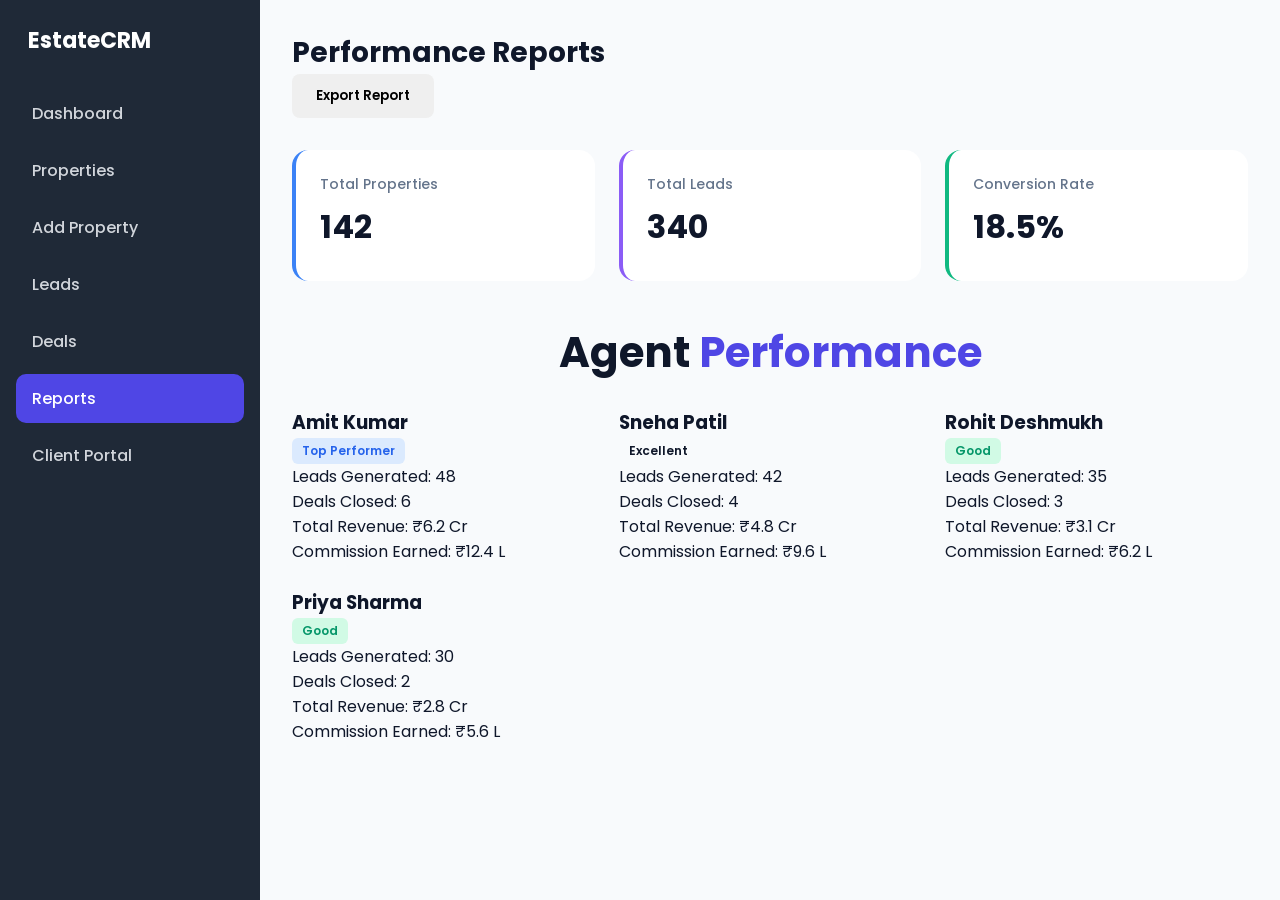
<file: reports.html>
<!DOCTYPE html>
<html lang="en">
<head>
    <meta charset="UTF-8">
    <meta name="viewport" content="width=device-width, initial-scale=1.0">
    
    <title>EstateCRM | Reports</title>

    <link rel="stylesheet" href="./style.css">
    <link href="https://fonts.googleapis.com/css2?family=Poppins:wght@400;600;700&display=swap" rel="stylesheet">
</head>
<body>

    <div class="layout">

        <!-- SIDEBAR -->
        <aside class="sidebar">
            <div class="brand">EstateCRM</div>
            <nav class="nav">
                <a href="dashboard.html" class="nav-link">Dashboard</a>
                <a href="properties.html" class="nav-link">Properties</a>
                <a href="add-property.html" class="nav-link">Add Property</a>
                <a href="leads.html" class="nav-link">Leads</a>
                <a href="deals.html" class="nav-link">Deals</a>
                <a href="reports.html" class="nav-link active">Reports</a>
                <a href="index.html" class="nav-link">Client Portal</a>
            </nav>
        </aside>

        <!-- MAIN CONTENT -->
        <div class="content">
            
            <header class="topbar">
                <h1>Performance Reports</h1>
                <button class="btn btn-outline">Export Report</button>
            </header>

            <!-- REPORT STATS -->
            <div class="stat-grid">
                
                <div class="stat-card blue">
                    <h4>Total Properties</h4>
                    <p>142</p>
                </div>

                <div class="stat-card purple">
                    <h4>Total Leads</h4>
                    <p>340</p>
                </div>

                <div class="stat-card green">
                    <h4>Conversion Rate</h4>
                    <p>18.5%</p>
                </div>

            </div>

            <!-- AGENT PERFORMANCE -->
            <h2 class="section-title" style="margin-top: 40px;">Agent <span>Performance</span></h2>

            <div class="property-grid">

                <!-- AGENT 1 -->
                <div class="report-card">
                    <div class="report-header">
                        <h3>Amit Kumar</h3>
                        <span class="badge badge-blue">Top Performer</span>
                    </div>
                    <div class="report-body">
                        <p>Leads Generated: 48</p>
                        <p>Deals Closed: 6</p>
                        <p>Total Revenue: ₹6.2 Cr</p>
                        <p>Commission Earned: ₹12.4 L</p>
                        <div class="progress-bar">
                            <div class="progress" style="width: 90%;"></div>
                        </div>
                    </div>
                </div>

                <!-- AGENT 2 -->
                <div class="report-card">
                    <div class="report-header">
                        <h3>Sneha Patil</h3>
                        <span class="badge badge-purple">Excellent</span>
                    </div>
                    <div class="report-body">
                        <p>Leads Generated: 42</p>
                        <p>Deals Closed: 4</p>
                        <p>Total Revenue: ₹4.8 Cr</p>
                        <p>Commission Earned: ₹9.6 L</p>
                        <div class="progress-bar">
                            <div class="progress" style="width: 75%;"></div>
                        </div>
                    </div>
                </div>

                <!-- AGENT 3 -->
                <div class="report-card">
                    <div class="report-header">
                        <h3>Rohit Deshmukh</h3>
                        <span class="badge badge-green">Good</span>
                    </div>
                    <div class="report-body">
                        <p>Leads Generated: 35</p>
                        <p>Deals Closed: 3</p>
                        <p>Total Revenue: ₹3.1 Cr</p>
                        <p>Commission Earned: ₹6.2 L</p>
                        <div class="progress-bar">
                            <div class="progress" style="width: 60%;"></div>
                        </div>
                    </div>
                </div>

                <!-- AGENT 4 -->
                <div class="report-card">
                    <div class="report-header">
                        <h3>Priya Sharma</h3>
                        <span class="badge badge-green">Good</span>
                    </div>
                    <div class="report-body">
                        <p>Leads Generated: 30</p>
                        <p>Deals Closed: 2</p>
                        <p>Total Revenue: ₹2.8 Cr</p>
                        <p>Commission Earned: ₹5.6 L</p>
                        <div class="progress-bar">
                            <div class="progress" style="width: 50%;"></div>
                        </div>
                    </div>
                </div>

            </div>

        </div>

    </div>

</body>
</html>
</file>
<file: style.css>
@import url('https://fonts.googleapis.com/css2?family=Poppins:wght@400;500;600;700&display=swap');

:root {
    --primary: #4f46e5;
    --bg: #f8fafc;
    --card: #ffffff;
    --text: #0f172a;
    --muted: #64748b;
    --border: #e2e8f0;
    --green: #10b981;
    --orange: #f97316;
    --blue: #3b82f6;
    --purple: #8b5cf6;
    --sidebar: #1f2937;
}

* { 
    margin: 0; 
    padding: 0; 
    box-sizing: border-box; 
    font-family: "Poppins", sans-serif; 
}

html { 
    scroll-behavior: smooth; 
}

body { 
    background: var(--bg); 
    color: var(--text); 
}

.container { 
    max-width: 1300px; 
    margin: 0 auto; 
    padding: 0 40px; 
}

/* ========================================
   BUTTONS
========================================= */
.btn { 
    padding: 12px 24px; 
    border-radius: 8px; 
    border: none; 
    cursor: pointer; 
    font-weight: 600; 
    text-decoration: none; 
    display: inline-block; 
    transition: 0.3s; 
}

.btn:hover { 
    transform: translateY(-2px); 
}

.btn-primary { 
    background: var(--primary); 
    color: #fff; 
}

.btn-lg { 
    padding: 14px 28px; 
    font-size: 16px; 
}

.btn-outline-white { 
    border: 2px solid #fff; 
    color: #fff; 
    background: transparent; 
}

.btn-outline-white:hover { 
    background: #fff; 
    color: var(--primary); 
}

/* ========================================
   NAVBAR - HOMEPAGE
========================================= */
.navbar { 
    background: #fff; 
    padding: 20px 0; 
    box-shadow: 0 2px 10px rgba(0,0,0,0.05); 
    position: sticky; 
    top: 0; 
    z-index: 1000; 
}

.nav-flex { 
    display: flex; 
    justify-content: space-between; 
    align-items: center; 
}

.logo { 
    font-size: 24px; 
    font-weight: 700; 
    color: var(--primary); 
}

.nav-links a { 
    margin-left: 25px; 
    text-decoration: none; 
    color: var(--text); 
    font-weight: 500; 
}

.nav-links a.active { 
    color: var(--primary); 
}

/* ========================================
   HERO VIDEO - HOMEPAGE
========================================= */
.hero-video { 
    position: relative; 
    height: 90vh; 
    display: flex; 
    align-items: center; 
    justify-content: center; 
    text-align: center; 
    overflow: hidden; 
}

.bg-video { 
    position: absolute; 
    top: 0; 
    left: 0; 
    width: 100%; 
    height: 100%; 
    object-fit: cover; 
    z-index: -2; 
}

.overlay { 
    position: absolute; 
    top: 0; 
    left: 0; 
    width: 100%; 
    height: 100%; 
    background: rgba(15, 23, 42, 0.7); 
    z-index: -1; 
}

.hero-content { 
    color: #fff; 
    z-index: 2; 
}

.hero-content h1 { 
    font-size: 60px; 
    line-height: 1.2; 
    margin-bottom: 20px; 
}

.hero-content h1 span { 
    color: var(--primary); 
}

.hero-content p { 
    font-size: 20px; 
    margin-bottom: 30px; 
    opacity: 0.9; 
}

.hero-buttons { 
    display: flex; 
    gap: 20px; 
    justify-content: center; 
    margin-bottom: 50px; 
}

.hero-stats { 
    display: flex; 
    gap: 60px; 
    justify-content: center; 
}

.hero-stats h3 { 
    font-size: 36px; 
    color: var(--primary); 
}

.hero-stats p { 
    font-size: 16px; 
    margin: 0; 
}

/* ========================================
   SECTION COMMON
========================================= */
.section { 
    padding: 100px 0; 
}

.section-title { 
    text-align: center; 
    font-size: 42px; 
    margin-bottom: 12px; 
    font-weight: 700; 
}

.section-title span { 
    color: var(--primary); 
}

.section-sub { 
    text-align: center; 
    color: var(--muted); 
    margin-bottom: 60px; 
    font-size: 18px; 
}

.bg-light { 
    background: var(--bg); 
}

/* ========================================
   ABOUT SECTION - NEW CREATIVE DESIGN
========================================= */
.about-section { 
    padding: 120px 0; 
    background: #fff; 
}

.about-grid {
    display: grid;
    grid-template-columns: 1fr 1fr;
    gap: 80px;
    align-items: center;
}

/* LEFT IMAGE */
.about-image {
    position: relative;
}

.about-image img {
    width: 500px;
    height: 500px;
    object-fit: cover;
    border-radius: 24px;
    box-shadow: 0 20px 60px rgba(79, 70, 229, 0.15);
}

.about-badge {
    position: absolute;
    bottom: 30px;
    right: 30px;
    background: linear-gradient(135deg, #4f46e5, #8b5cf6);
    color: #fff;
    padding: 20px 28px;
    border-radius: 16px;
    text-align: center;
    box-shadow: 0 10px 30px rgba(79, 70, 229, 0.4);
}

.about-badge h4 {
    font-size: 28px;
    font-weight: 700;
    margin: 0;
}

.about-badge p {
    font-size: 14px;
    margin: 4px 0 0;
    opacity: 0.9;
}

/* RIGHT CONTENT */
.about-content {
    padding-left: 20px;
}

.about-tag {
    display: inline-block;
    background: #e0e7ff;
    color: var(--primary);
    padding: 8px 16px;
    border-radius: 50px;
    font-size: 14px;
    font-weight: 600;
    margin-bottom: 20px;
}

.about-content h2 {
    font-size: 48px;
    font-weight: 700;
    line-height: 1.2;
    margin-bottom: 20px;
}

.about-content h2 span {
    color: var(--primary);
}

.about-desc {
    font-size: 16px;
    color: var(--muted);
    line-height: 1.8;
    margin-bottom: 40px;
}

/* FEATURE GRID */
.about-features-grid {
    display: grid;
    grid-template-columns: 1fr 1fr;
    gap: 30px;
    margin-bottom: 40px;
}

.about-feature-item {
    display: flex;
    gap: 16px;
    align-items: flex-start;
}

.about-icon {
    width: 50px;
    height: 50px;
    border-radius: 12px;
    display: flex;
    align-items: center;
    justify-content: center;
    flex-shrink: 0;
}

.about-icon svg {
    width: 24px;
    height: 24px;
    stroke: #fff;
    stroke-width: 2;
    fill: none;
}

.about-feature-item h4 {
    font-size: 16px;
    font-weight: 600;
    margin-bottom: 6px;
}

.about-feature-item p {
    font-size: 14px;
    color: var(--muted);
    line-height: 1.6;
}

/* RESPONSIVE ABOUT */
@media(max-width: 1024px) {
    .about-grid {
        grid-template-columns: 1fr;
        gap: 50px;
    }
    
    .about-content {
        padding-left: 0;
    }
    
    .about-image img {
        height: 400px;
    }
}

@media(max-width: 768px) {
    .about-section {
        padding: 80px 0;
    }
    
    .about-content h2 {
        font-size: 32px;
    }
    
    .about-features-grid {
        grid-template-columns: 1fr;
    }
    
    .about-badge {
        bottom: 20px;
        right: 20px;
        padding: 16px 20px;
    }
    
    .about-badge h4 {
        font-size: 22px;
    }
}
/* ========================================
   FEATURES SECTION
========================================= */
.features-grid { 
    display: grid; 
    grid-template-columns: repeat(3, 1fr); 
    gap: 30px; 
}

.feature-card { 
    background: var(--card); 
    padding: 40px 30px; 
    border-radius: 20px; 
    text-align: center; 
    border: 1px solid var(--border); 
    transition: 0.4s; 
}

.feature-card:hover { 
    transform: translateY(-10px); 
    box-shadow: 0 20px 40px rgba(79, 70, 229, 0.15); 
}

.feature-icon { 
    width: 70px; 
    height: 70px; 
    border-radius: 18px; 
    display: flex; 
    align-items: center; 
    justify-content: center; 
    margin: 0 auto 20px; 
}

.feature-icon svg { 
    width: 32px; 
    height: 32px; 
    stroke: #fff; 
    stroke-width: 2; 
    fill: none; 
}

.icon-blue { 
    background: linear-gradient(135deg, #3b82f6, #4f46e5); 
}

.icon-green { 
    background: linear-gradient(135deg, #10b981, #059669); 
}

.icon-orange { 
    background: linear-gradient(135deg, #f97316, #ea580c); 
}

.icon-purple { 
    background: linear-gradient(135deg, #8b5cf6, #7c3aed); 
}

/* ========================================
   SERVICES SECTION
========================================= */
.service-grid { 
    display: grid; 
    grid-template-columns: repeat(3, 1fr); 
    gap: 30px; 
}

.service-card { 
    background: var(--card); 
    padding: 40px 30px; 
    border-radius: 20px; 
    text-align: center; 
    border: 1px solid var(--border); 
    transition: 0.4s; 
}

.service-card:hover { 
    transform: translateY(-10px); 
    background: linear-gradient(135deg, #4f46e5, #8b5cf6); 
    color: #fff; 
}

.service-card:hover p { 
    color: #e0e7ff; 
}

.service-icon { 
    width: 70px; 
    height: 70px; 
    border-radius: 18px; 
    display: flex; 
    align-items: center; 
    justify-content: center; 
    margin: 0 auto 20px; 
    background: var(--bg); 
}

.service-card:hover .service-icon { 
    background: rgba(255,255,255,0.2); 
}

/* ========================================
   CONTACT SECTION
========================================= */
.contact-grid { 
    display: grid; 
    grid-template-columns: 1fr 1fr; 
    gap: 50px; 
}

.contact-info h3 { 
    font-size: 28px; 
    margin-bottom: 20px; 
}

.contact-info p { 
    margin-bottom: 12px; 
    font-size: 16px; 
    color: var(--muted); 
}

.contact-form { 
    display: flex; 
    flex-direction: column; 
    gap: 15px; 
}

.contact-form input, 
.contact-form textarea { 
    padding: 14px; 
    border: 1px solid var(--border); 
    border-radius: 8px; 
    font-family: 'Poppins'; 
    font-size: 15px; 
}

/* ========================================
   FOOTER
========================================= */
.footer { 
    background: var(--text); 
    color: #fff; 
    text-align: center; 
    padding: 30px; 
}

/* ========================================
   DASHBOARD LAYOUT
========================================= */
.layout {
    display: flex;
    min-height: 100vh;
    background: var(--bg);
}

/* ========================================
   SIDEBAR
========================================= */
.sidebar {
    width: 260px;
    background: var(--sidebar);
    color: #fff;
    padding: 24px 16px;
    position: fixed;
    height: 100vh;
    overflow-y: auto;
}

.brand {
    font-size: 22px;
    font-weight: 700;
    margin-bottom: 32px;
    padding: 0 12px;
    color: #fff;
}

.nav {
    display: flex;
    flex-direction: column;
    gap: 8px;
}

.nav-link {
    display: block;
    padding: 12px 16px;
    border-radius: 10px;
    color: #d1d5db;
    text-decoration: none;
    font-weight: 500;
    transition: all 0.2s ease;
}

.nav-link:hover {
    background: #374151;
    color: #fff;
}

.nav-link.active {
    background: var(--primary);
    color: #fff;
}

/* ========================================
   MAIN CONTENT
========================================= */
.content {
    margin-left: 260px;
    padding: 32px;
    width: 100%;
}

.topbar {
    margin-bottom: 32px;
}

.topbar h1 {
    font-size: 28px;
    font-weight: 700;
    color: var(--text);
}

.topbar p {
    color: var(--muted);
    margin-top: 8px;
}

/* ========================================
   CARD
========================================= */
.card {
    background: var(--card);
    padding: 24px;
    border-radius: 16px;
    border: 1px solid var(--border);
    margin-bottom: 24px;
}

.card h3 {
    font-size: 18px;
    font-weight: 600;
    margin-bottom: 8px;
}

/* ========================================
   STAT CARDS GRID
========================================= */
.stat-grid {
    display: grid;
    grid-template-columns: repeat(3, 1fr);
    gap: 24px;
    margin-bottom: 32px;
}

.stat-card {
    background: var(--card);
    padding: 24px;
    border-radius: 16px;
    border-left: 4px solid var(--primary);
}

.stat-card.blue { 
    border-left-color: var(--blue); 
}

.stat-card.green { 
    border-left-color: var(--green); 
}

.stat-card.purple { 
    border-left-color: var(--purple); 
}

.stat-card.orange { 
    border-left-color: var(--orange); 
}

.stat-card h4 {
    font-size: 14px;
    color: var(--muted);
    font-weight: 500;
    margin-bottom: 8px;
}

.stat-card p {
    font-size: 32px;
    font-weight: 700;
    color: var(--text);
    margin-bottom: 6px;
}

.stat-change {
    font-size: 12px;
    font-weight: 600;
}

.stat-change.up {
    color: var(--green);
}

/* ========================================
   2 COLUMN GRID
========================================= */
.grid-2col {
    display: grid;
    grid-template-columns: 2fr 1fr;
    gap: 24px;
    margin-bottom: 24px;
}

/* ========================================
   DATA TABLE
========================================= */
.data-table {
    width: 100%;
    border-collapse: collapse;
    margin-top: 16px;
}

.data-table th,
.data-table td {
    padding: 12px;
    text-align: left;
    border-bottom: 1px solid var(--border);
    font-size: 14px;
}

.data-table th {
    font-weight: 600;
    color: var(--muted);
    font-size: 12px;
    text-transform: uppercase;
}

/* ========================================
   PROPERTY GRID FOR PROPERTIES PAGE
========================================= */
.property-grid {
    display: grid;
    grid-template-columns: repeat(3, 1fr);
    gap: 24px;
    margin-top: 24px;
}

.property-card {
    background: var(--card);
    border-radius: 12px;
    overflow: hidden;
    box-shadow: 0 4px 15px rgba(0,0,0,0.08);
    transition: 0.3s;
}

.property-card:hover {
    transform: translateY(-5px);
}

.property-card img {
    width: 100%;
    height: 220px;
    object-fit: cover;
}

.property-info {
    padding: 18px;
}

.property-info h3 {
    font-size: 18px;
    margin-bottom: 8px;
}

.property-info .price {
    font-size: 20px;
    font-weight: 700;
    color: var(--primary);
    margin: 8px 0;
}

.property-info .meta {
    font-size: 14px;
    color: var(--muted);
}

/* ========================================
   BADGE
========================================= */
.badge {
    padding: 4px 10px;
    border-radius: 6px;
    font-size: 12px;
    font-weight: 600;
    display: inline-block;
}

.badge-green {
    background: #d1fae5;
    color: #059669;
}

.badge-blue {
    background: #dbeafe;
    color: #2563eb;
}

.badge-orange { 
    background: #fed7aa; 
    color: #ea580c; 
}

.badge-red { 
    background: #fee2e2; 
    color: #991b1b; 
}

/* ========================================
   AGENT LIST + ACTIVITY LIST
========================================= */
.agent-list {
    display: flex;
    flex-direction: column;
    gap: 16px;
    margin-top: 16px;
}

.agent-item {
    display: flex;
    justify-content: space-between;
    align-items: center;
    padding: 12px;
    background: #f9fafb;
    border-radius: 10px;
}

.agent-item h5 {
    margin: 0;
    font-size: 15px;
    font-weight: 600;
}

.agent-item p {
    margin: 4px 0 0;
    font-size: 12px;
    color: var(--muted);
}

.activity-list {
    display: flex;
    flex-direction: column;
    gap: 14px;
    margin-top: 16px;
}

.activity-item {
    display: flex;
    gap: 12px;
    align-items: center;
}

.activity-dot {
    width: 8px;
    height: 8px;
    background: var(--primary);
    border-radius: 50%;
    flex-shrink: 0;
}

.activity-item p {
    margin: 0;
    font-size: 14px;
}

.activity-item .time {
    margin-left: auto;
    font-size: 12px;
    color: var(--muted);
}

/* ========================================
   RESPONSIVE
========================================= */
@media(max-width: 1200px){
    .about-container { 
        grid-template-columns: 1fr 1fr; 
        grid-template-areas: "img heading" "text text" "features features" "btn btn"; 
    }
    .features-grid, 
    .service-grid,
    .stat-grid,
    .property-grid { 
        grid-template-columns: repeat(2, 1fr); 
    }
}

@media(max-width: 900px) {
    .sidebar {
        position: relative;
        width: 100%;
        height: auto;
    }
    
    .content {
        margin-left: 0;
        padding: 20px;
    }
    
    .layout {
        flex-direction: column;
    }
    
    .grid-2col,
    .contact-grid { 
        grid-template-columns: 1fr; 
    }

    .hero-content h1 { 
        font-size: 36px; 
    }
    
    .hero-buttons { 
        flex-direction: column; 
    }
}

@media(max-width: 768px){
    .about-container { 
        grid-template-columns: 1fr; 
    }
    .about-features {
        grid-template-columns: 1fr;
    }
}

@media(max-width: 600px) {
    .features-grid, 
    .service-grid,
    .stat-grid,
    .property-grid {
        grid-template-columns: 1fr;
    }
    
    .content {
        padding: 16px;
    }

    .container { 
        padding: 0 20px; 
    }
}
</file>
